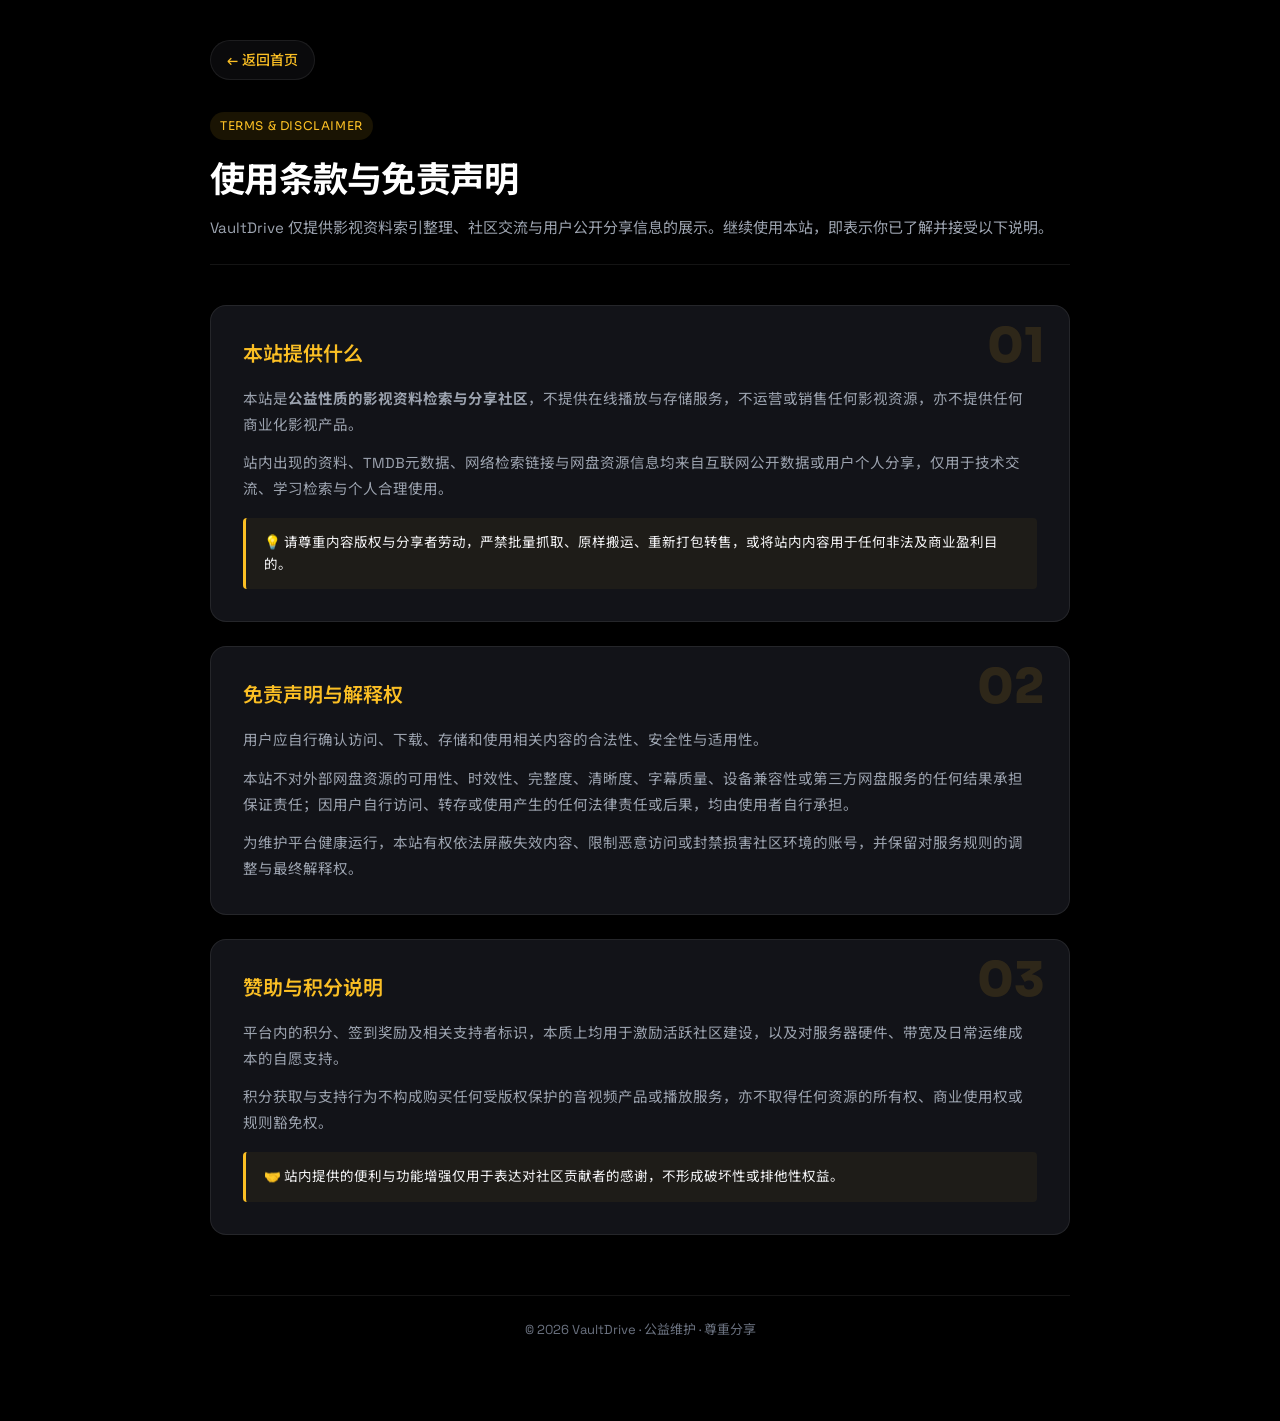
<file: terms.html>
<!DOCTYPE html>
<html lang="zh-CN">
<head>
<meta charset="UTF-8">
<meta name="viewport" content="width=device-width, initial-scale=1.0, viewport-fit=cover">
<meta name="theme-color" content="#000000">
<title>使用条款与免责声明 · VaultDrive</title>
<link rel="icon" type="image/svg+xml" href="/favicon.svg">
<link rel="preconnect" href="https://fonts.googleapis.com">
<link rel="preconnect" href="https://fonts.gstatic.com" crossorigin>
<link href="https://fonts.googleapis.com/css2?family=Space+Grotesk:wght@400;500;600;700&family=Sora:wght@300;400;500;600;700&family=Noto+Sans+SC:wght@300;400;500;700&display=swap" rel="stylesheet">
<style>
:root {
  --bg: #000000;
  --bg-surface: #0a0a0c;
  --bg-card: #121318;
  --amber: #fbbf24;
  --amber-dim: #d97706;
  --text-primary: #f5f5f7;
  --text-secondary: #9ca3af;
  --text-muted: #6b7280;
  --border: rgba(255, 255, 255, 0.08);
  --border-strong: rgba(251, 191, 36, 0.3);
  --radius-lg: 16px;
  --radius-pill: 9999px;
  --font-main: 'Space Grotesk', 'Noto Sans SC', sans-serif;
  --font-mono: 'Sora', monospace;
}

* { box-sizing: border-box; margin: 0; padding: 0; }
body {
  background-color: var(--bg);
  color: var(--text-primary);
  font-family: var(--font-main);
  line-height: 1.6;
  padding: 40px 20px 80px;
  min-height: 100vh;
  display: flex;
  flex-direction: column;
  align-items: center;
}

.container {
  width: 100%;
  max-width: 860px;
}

.nav-back {
  display: inline-flex;
  align-items: center;
  gap: 8px;
  color: var(--amber);
  text-decoration: none;
  font-size: 14px;
  font-weight: 500;
  margin-bottom: 32px;
  padding: 8px 16px;
  background: var(--bg-surface);
  border: 1px solid var(--border);
  border-radius: var(--radius-pill);
  transition: all 0.2s ease;
}
.nav-back:hover {
  background: rgba(251, 191, 36, 0.1);
  border-color: var(--amber);
  transform: translateX(-2px);
}

.header {
  margin-bottom: 40px;
  border-bottom: 1px solid var(--border);
  padding-bottom: 24px;
}

.header-badge {
  display: inline-block;
  font-family: var(--font-mono);
  font-size: 12px;
  color: var(--amber);
  background: rgba(251, 191, 36, 0.1);
  padding: 4px 10px;
  border-radius: var(--radius-pill);
  margin-bottom: 12px;
  letter-spacing: 0.05em;
  text-transform: uppercase;
}

.header h1 {
  font-size: 2.2rem;
  font-weight: 700;
  letter-spacing: -0.02em;
  margin-bottom: 8px;
  color: #ffffff;
}

.header p {
  color: var(--text-secondary);
  font-size: 15px;
}

.card {
  background: var(--bg-card);
  border: 1px solid var(--border);
  border-radius: var(--radius-lg);
  padding: 32px;
  margin-bottom: 24px;
  position: relative;
  overflow: hidden;
  transition: border-color 0.2s ease;
}
.card:hover {
  border-color: rgba(255, 255, 255, 0.15);
}

.card-num {
  font-family: var(--font-mono);
  font-size: 3rem;
  font-weight: 800;
  color: rgba(251, 191, 36, 0.12);
  position: absolute;
  top: 16px;
  right: 24px;
  line-height: 1;
  user-select: none;
}

.card h2 {
  font-size: 1.25rem;
  font-weight: 600;
  color: var(--amber);
  margin-bottom: 16px;
  display: flex;
  align-items: center;
  gap: 10px;
}

.card p {
  color: var(--text-secondary);
  font-size: 14.5px;
  line-height: 1.8;
  margin-bottom: 12px;
}
.card p:last-child {
  margin-bottom: 0;
}

.highlight-box {
  background: rgba(251, 191, 36, 0.05);
  border-left: 3px solid var(--amber);
  padding: 14px 18px;
  border-radius: 4px;
  margin-top: 16px;
  color: var(--text-primary);
  font-size: 13.5px;
}

.footer {
  margin-top: 60px;
  text-align: center;
  color: var(--text-muted);
  font-size: 13px;
  border-top: 1px solid var(--border);
  padding-top: 24px;
}
</style>
</head>
<body>

<div class="container">
  <a href="/" class="nav-back">← 返回首页</a>

  <header class="header">
    <span class="header-badge">Terms & Disclaimer</span>
    <h1>使用条款与免责声明</h1>
    <p>VaultDrive 仅提供影视资料索引整理、社区交流与用户公开分享信息的展示。继续使用本站，即表示你已了解并接受以下说明。</p>
  </header>

  <main>
    <section class="card">
      <span class="card-num">01</span>
      <h2>本站提供什么</h2>
      <p>本站是<b>公益性质的影视资料检索与分享社区</b>，不提供在线播放与存储服务，不运营或销售任何影视资源，亦不提供任何商业化影视产品。</p>
      <p>站内出现的资料、TMDB元数据、网络检索链接与网盘资源信息均来自互联网公开数据或用户个人分享，仅用于技术交流、学习检索与个人合理使用。</p>
      <div class="highlight-box">
        💡 请尊重内容版权与分享者劳动，严禁批量抓取、原样搬运、重新打包转售，或将站内内容用于任何非法及商业盈利目的。
      </div>
    </section>

    <section class="card">
      <span class="card-num">02</span>
      <h2>免责声明与解释权</h2>
      <p>用户应自行确认访问、下载、存储和使用相关内容的合法性、安全性与适用性。</p>
      <p>本站不对外部网盘资源的可用性、时效性、完整度、清晰度、字幕质量、设备兼容性或第三方网盘服务的任何结果承担保证责任；因用户自行访问、转存或使用产生的任何法律责任或后果，均由使用者自行承担。</p>
      <p>为维护平台健康运行，本站有权依法屏蔽失效内容、限制恶意访问或封禁损害社区环境的账号，并保留对服务规则的调整与最终解释权。</p>
    </section>

    <section class="card">
      <span class="card-num">03</span>
      <h2>赞助与积分说明</h2>
      <p>平台内的积分、签到奖励及相关支持者标识，本质上均用于激励活跃社区建设，以及对服务器硬件、带宽及日常运维成本的自愿支持。</p>
      <p>积分获取与支持行为不构成购买任何受版权保护的音视频产品或播放服务，亦不取得任何资源的所有权、商业使用权或规则豁免权。</p>
      <div class="highlight-box">
        🤝 站内提供的便利与功能增强仅用于表达对社区贡献者的感谢，不形成破坏性或排他性权益。
      </div>
    </section>
  </main>

  <footer class="footer">
    <p>© 2026 VaultDrive · 公益维护 · 尊重分享</p>
  </footer>
</div>

</body>
</html>
</file>
